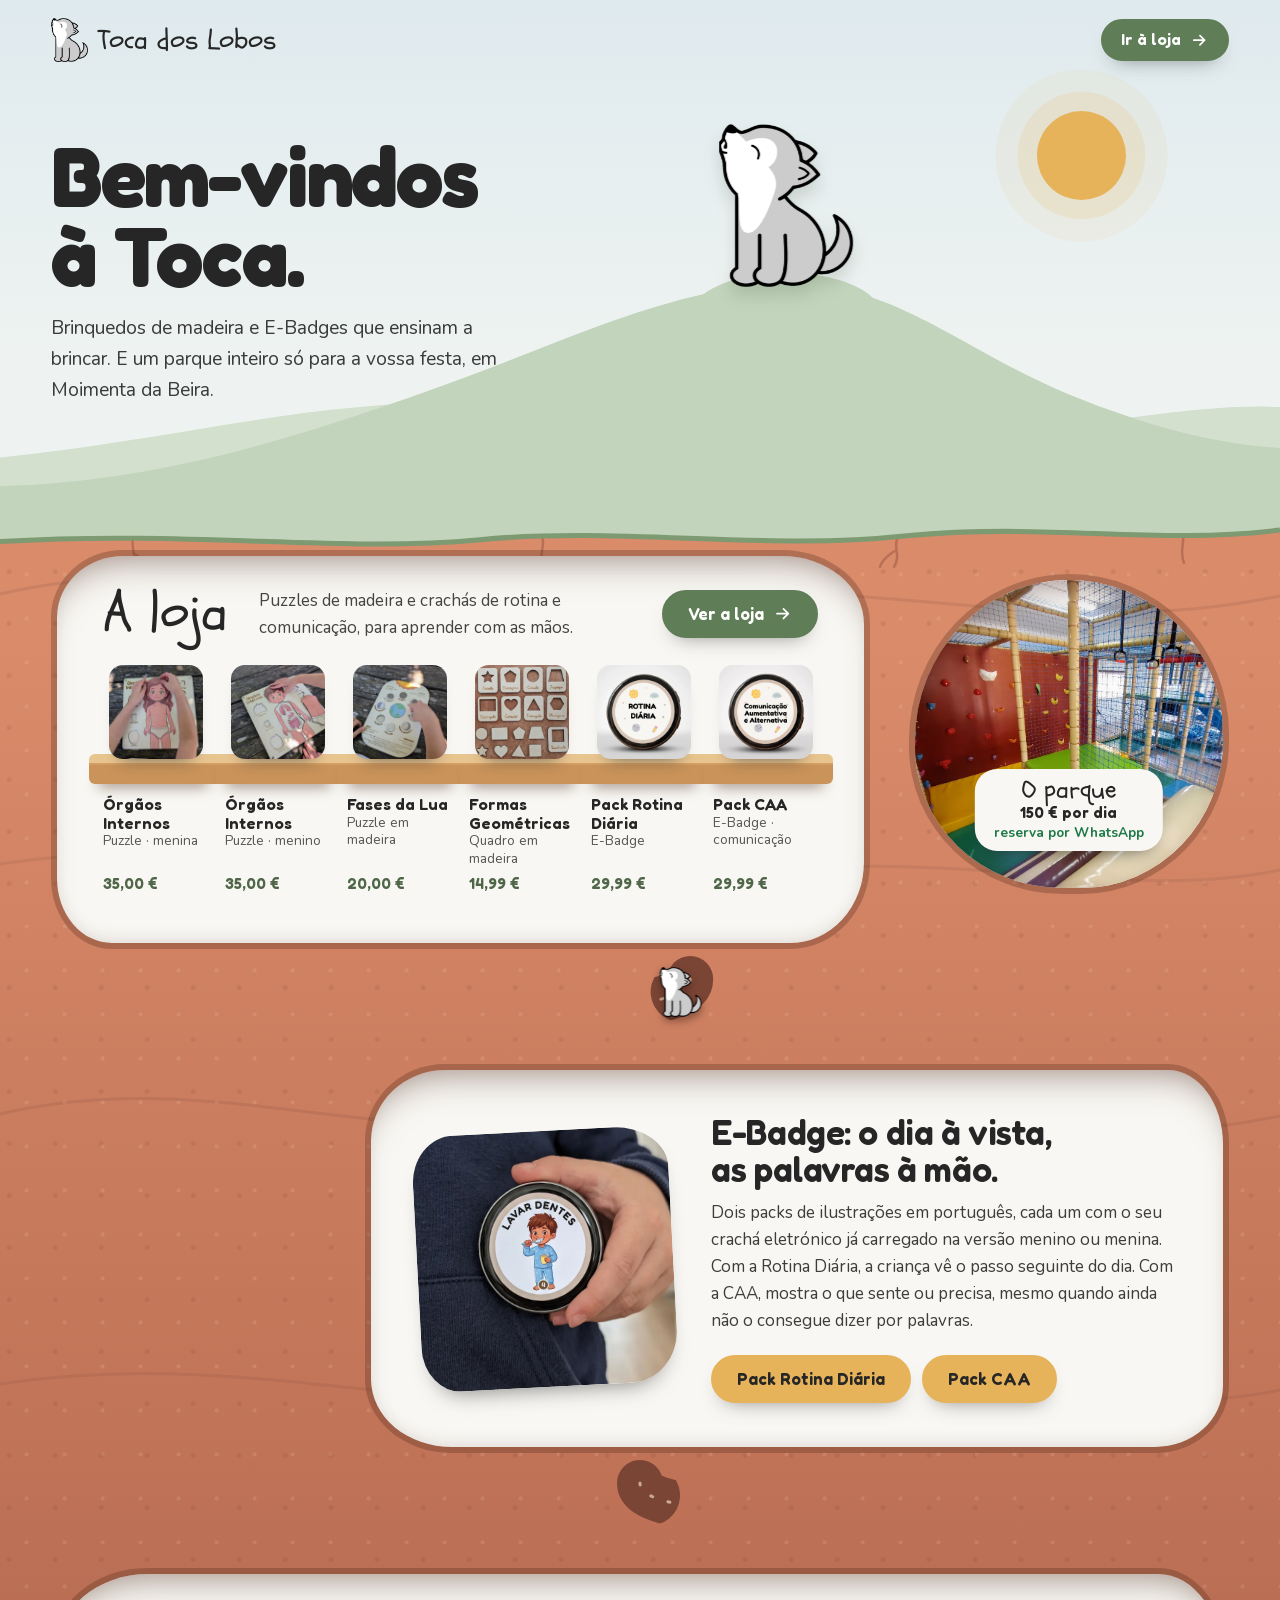
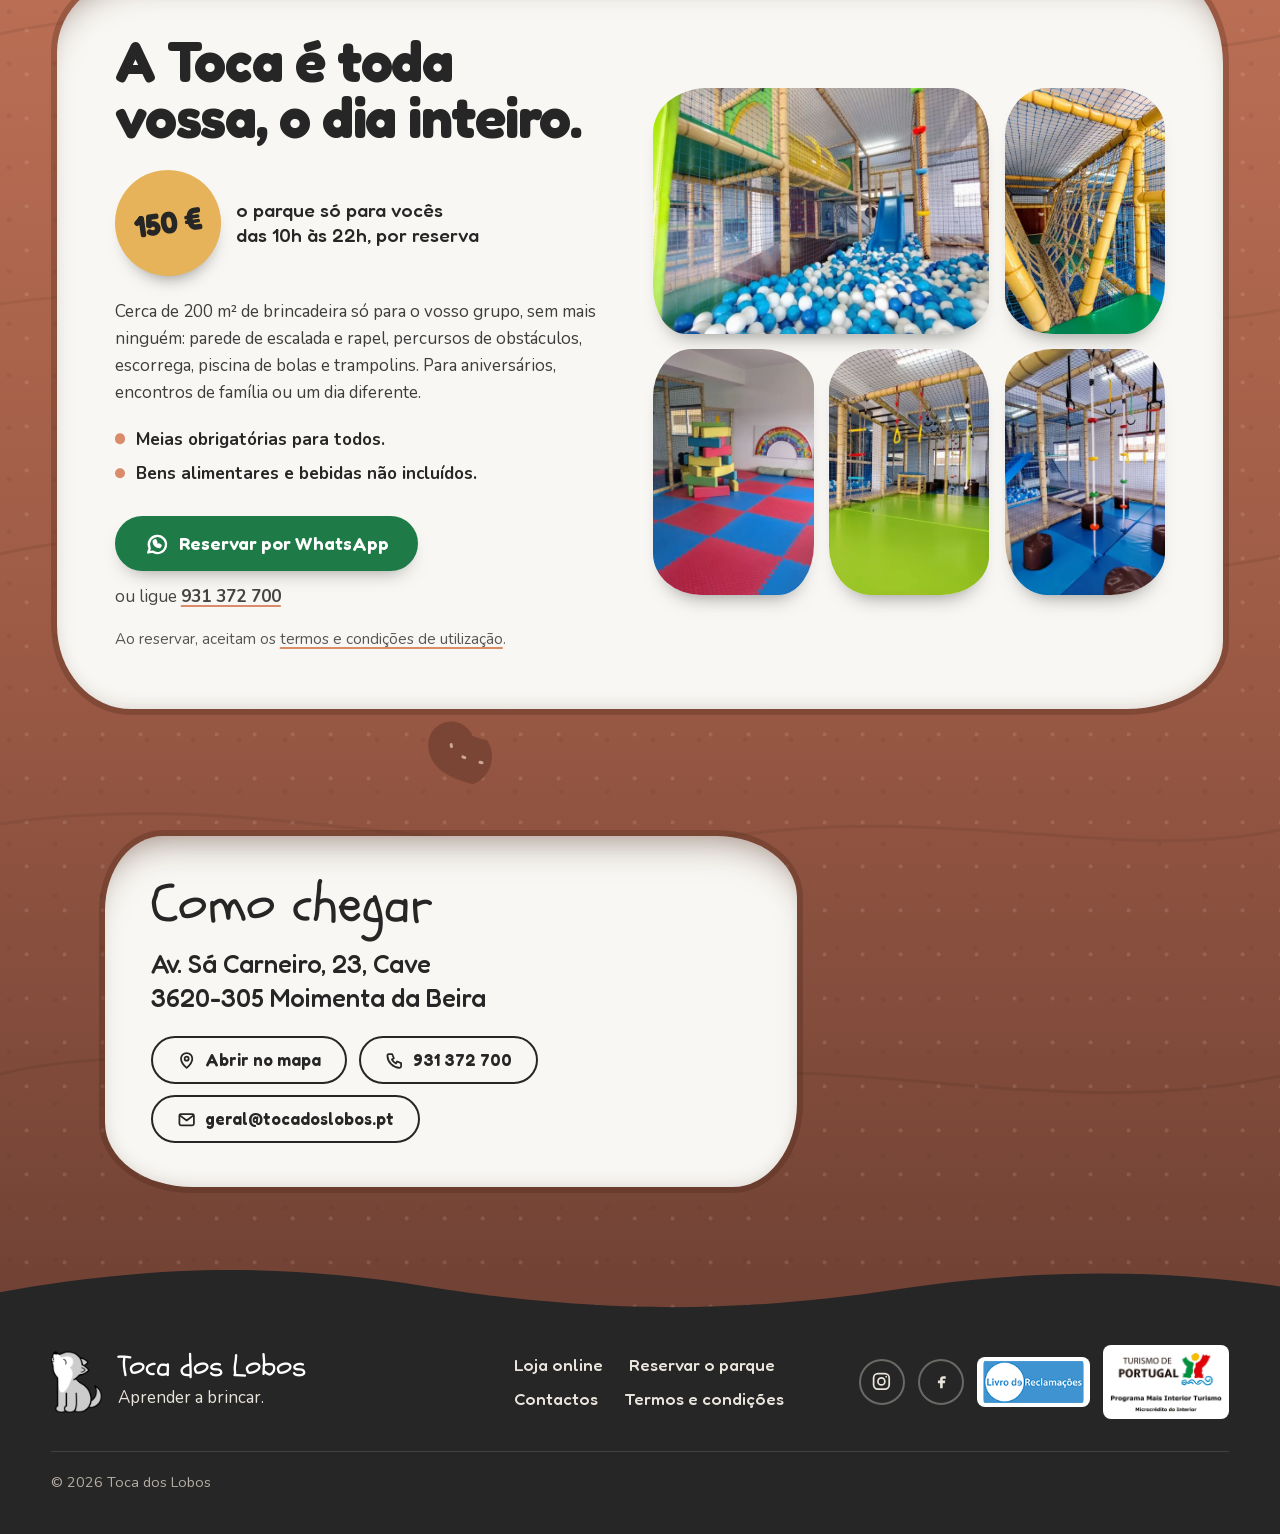
<file: index.html>
<!doctype html>
<html lang="pt-PT">
<head>
<meta charset="utf-8">
<meta name="viewport" content="width=device-width, initial-scale=1">
<title>Toca dos Lobos · Loja e parque em Moimenta da Beira</title>
<meta name="description" content="Brinquedos de madeira e E-Badges de rotina e comunicação na nossa loja online, e um parque interior para crianças, só para a vossa festa: 150 € o dia inteiro, em Moimenta da Beira.">
<meta name="theme-color" content="#dfeaee">
<link rel="canonical" href="https://tocadoslobos.pt/">
<meta property="og:type" content="website">
<meta property="og:locale" content="pt_PT">
<meta property="og:title" content="Toca dos Lobos">
<meta property="og:description" content="Brinquedos que ensinam, e um parque inteiro só para a vossa festa.">
<meta property="og:url" content="https://tocadoslobos.pt/">
<meta property="og:image" content="https://tocadoslobos.pt/img/og.jpg">
<link rel="icon" href="img/lobo-mini.webp" type="image/webp">
<link rel="preload" href="fonts/fredoka-latin.woff2" as="font" type="font/woff2" crossorigin>
<link rel="preload" href="fonts/nunito-latin.woff2" as="font" type="font/woff2" crossorigin>
<link rel="preload" href="fonts/schoolbell-latin.woff2" as="font" type="font/woff2" crossorigin>
<link rel="stylesheet" href="styles.css">
<script type="application/ld+json">
{"@context":"https://schema.org","@type":"LocalBusiness","name":"Toca dos Lobos","url":"https://tocadoslobos.pt/","telephone":"+351931372700","email":"geral@tocadoslobos.pt","address":{"@type":"PostalAddress","streetAddress":"Av. Sá Carneiro, 23, Cave","postalCode":"3620-305","addressLocality":"Moimenta da Beira","addressCountry":"PT"},"sameAs":["https://www.instagram.com/toca.lobos/","https://www.facebook.com/tocalobosmoimenta"]}
</script>
</head>
<body>
<a class="skip" href="#loja">Saltar para o conteúdo</a>

<header class="nav">
  <a class="nav__brand" href="#topo" aria-label="Toca dos Lobos, início">
    <img src="img/lobo-mini.webp" alt="" width="128" height="155">
    <span>Toca dos Lobos</span>
  </a>
  <a class="btn btn--sm" href="https://loja.tocadoslobos.pt/">Ir à loja <svg viewBox="0 0 24 24" aria-hidden="true"><path d="M5 12h14M13 6l6 6-6 6"/></svg></a>
</header>

<main>
  <section class="surface" id="topo" aria-labelledby="titulo">
    <div class="sun" aria-hidden="true"></div>
    <div class="surface__copy">
      <h1 id="titulo">Bem-vindos à&nbsp;Toca.</h1>
      <p>Brinquedos de madeira e E-Badges que ensinam a brincar. E um parque inteiro só para a vossa festa, em Moimenta da Beira.</p>
    </div>
    <svg class="hill" viewBox="0 0 1440 400" preserveAspectRatio="none" aria-hidden="true">
      <path class="hill__back" d="M0,330 C220,300 360,240 560,250 C760,262 900,330 1100,300 C1260,276 1360,250 1440,256 L1440,400 L0,400 Z"/>
      <path class="hill__front" d="M0,372 C180,366 340,300 520,214 C640,156 760,80 880,74 C1000,68 1080,170 1200,236 C1300,290 1380,312 1440,316 L1440,400 L0,400 Z"/>
    </svg>
    <div class="pup"><img src="img/lobo-uivo.webp" alt="O lobinho da Toca a uivar no cimo do monte" width="480" height="581"></div>
  </section>

  <div class="den">
    <svg class="tunnel" aria-hidden="true"><path class="tunnel__dug"/><path class="tunnel__trail"/></svg>
    <img class="digger" src="img/lobo-mini.webp" alt="" width="128" height="155" aria-hidden="true">

    <div class="den__row den__row--top">
      <section class="chamber chamber--shop" id="loja" aria-labelledby="loja-t">
        <div class="chamber__head">
          <h2 id="loja-t" class="hand">A loja</h2>
          <p>Puzzles de madeira e crachás de rotina e comunicação, para aprender com as mãos.</p>
          <a class="btn" href="https://loja.tocadoslobos.pt/collections/all">Ver a loja <svg viewBox="0 0 24 24" aria-hidden="true"><path d="M5 12h14M13 6l6 6-6 6"/></svg></a>
        </div>
        <ul class="shelf" aria-label="Produtos da loja">
          <li><a href="https://loja.tocadoslobos.pt/products/orgaos-corpo-humano-menina">
            <span class="toy"><img src="img/loja/orgaos-menina.webp" alt="Puzzle de madeira dos órgãos internos, versão menina" width="520" height="392" loading="eager"></span>
            <b>Órgãos Internos</b><small>Puzzle · menina</small><span class="price">35,00 €</span></a></li>
          <li><a href="https://loja.tocadoslobos.pt/products/orgaos-corpo-humano-menino">
            <span class="toy"><img src="img/loja/orgaos-menino.webp" alt="Puzzle de madeira dos órgãos internos, versão menino" width="520" height="392"></span>
            <b>Órgãos Internos</b><small>Puzzle · menino</small><span class="price">35,00 €</span></a></li>
          <li><a href="https://loja.tocadoslobos.pt/products/fases-da-lua">
            <span class="toy"><img src="img/loja/lua.webp" alt="Puzzle de madeira com as fases da Lua à volta da Terra" width="520" height="392"></span>
            <b>Fases da Lua</b><small>Puzzle em madeira</small><span class="price">20,00 €</span></a></li>
          <li><a href="https://loja.tocadoslobos.pt/products/formas-geometricas">
            <span class="toy"><img src="img/loja/formas.webp" alt="Quadro de madeira com formas geométricas para encaixar" width="520" height="520"></span>
            <b>Formas Geométricas</b><small>Quadro em madeira</small><span class="price">14,99 €</span></a></li>
          <li><a href="https://loja.tocadoslobos.pt/products/pack-rotina-diaria">
            <span class="toy"><img src="img/loja/pack-rotina.webp" alt="E-Badge redondo com o ecrã Rotina Diária" width="520" height="520"></span>
            <b>Pack Rotina Diária</b><small>E-Badge</small><span class="price">29,99 €</span></a></li>
          <li><a href="https://loja.tocadoslobos.pt/products/pack-caa">
            <span class="toy"><img src="img/loja/pack-caa.webp" alt="E-Badge redondo com o ecrã Comunicação Aumentativa e Alternativa" width="520" height="520"></span>
            <b>Pack CAA</b><small>E-Badge · comunicação</small><span class="price">29,99 €</span></a></li>
        </ul>
      </section>

      <a class="chamber chamber--window" href="#parque" aria-label="O parque: 150 euros por dia, reserva por WhatsApp. Ver o parque">
        <img src="img/parque/escalada-sm.webp" alt="" width="1100" height="825">
        <span class="window__tag"><b>O parque</b><span>150 € por dia</span><small>reserva por WhatsApp</small></span>
      </a>
    </div>

    <section class="chamber chamber--badge" aria-labelledby="badge-t">
      <img src="img/loja/ebadge-peito.webp" alt="E-Badge redondo com o cartão Lavar dentes, seguro junto à camisola de uma criança" width="640" height="640" loading="lazy">
      <div>
        <h2 id="badge-t">E-Badge: o dia à vista, as palavras à mão.</h2>
        <p>Dois packs de ilustrações em português, cada um com o seu crachá eletrónico já carregado na versão menino ou menina. Com a Rotina Diária, a criança vê o passo seguinte do dia. Com a CAA, mostra o que sente ou precisa, mesmo quando ainda não o consegue dizer por palavras.</p>
        <p class="links"><a class="btn btn--honey" href="https://loja.tocadoslobos.pt/products/pack-rotina-diaria">Pack Rotina Diária</a><a class="btn btn--honey" href="https://loja.tocadoslobos.pt/products/pack-caa">Pack CAA</a></p>
      </div>
    </section>

    <section class="chamber chamber--park" id="parque" aria-labelledby="parque-t">
      <div class="park__copy">
        <h2 id="parque-t">A Toca é toda vossa, o dia inteiro.</h2>
        <p class="offer"><span class="offer__price">150 €</span><span>o parque só para vocês<br>das 10h às 22h, por reserva</span></p>
        <p>Cerca de 200 m² de brincadeira só para o vosso grupo, sem mais ninguém: parede de escalada e rapel, percursos de obstáculos, escorrega, piscina de bolas e trampolins. Para aniversários, encontros de família ou um dia diferente.</p>
        <ul class="rules">
          <li>Meias obrigatórias para todos.</li>
          <li>Bens alimentares e bebidas não incluídos.</li>
        </ul>
        <p class="book">
          <a class="btn btn--wa" href="https://wa.me/351931372700?text=Ol%C3%A1!%20Gostava%20de%20reservar%20o%20parque%20da%20Toca%20dos%20Lobos%20para%20o%20dia%20" rel="noopener">
            <svg viewBox="0 0 24 24" aria-hidden="true"><path d="M4 20l1.3-3.9A8 8 0 1 1 8 19.2Z"/><path d="M9 9.5c0 3 2.5 5.5 5.5 5.5l1-1.5-2-1-1 .8a4 4 0 0 1-1.8-1.8l.8-1-1-2Z"/></svg>
            Reservar por WhatsApp</a>
          <span>ou ligue <a href="tel:+351931372700">931 372 700</a></span>
        </p>
        <p class="terms-note">Ao reservar, aceitam os <a href="termos.html">termos e condições de utilização</a>.</p>
      </div>
      <ul class="pebbles" aria-label="Fotografias do parque">
        <li><img src="img/parque/g8-sm.webp" alt="Piscina de bolas com escorrega azul e presas de escalada na estrutura" width="760" height="570" loading="lazy"></li>
        <li><img src="img/parque/hero-sm.webp" alt="Interior da estrutura de escalada, com redes e túneis" width="760" height="664" loading="lazy"></li>
        <li><img src="img/parque/g4-sm.webp" alt="Zona de blocos de espuma coloridos sobre tapete azul e vermelho" width="760" height="570" loading="lazy"></li>
        <li><img src="img/parque/g6-sm.webp" alt="Percurso suspenso com argolas e cordas sobre chão verde" width="760" height="570" loading="lazy"></li>
        <li><img src="img/parque/g3-sm.webp" alt="Estrutura de obstáculos com argolas, cordas e escorrega para a piscina de bolas" width="760" height="572" loading="lazy"></li>
      </ul>
    </section>

    <section class="chamber chamber--way" id="chegar" aria-labelledby="chegar-t">
      <h2 id="chegar-t" class="hand">Como chegar</h2>
      <address>
        <p class="addr">Av. Sá Carneiro, 23, Cave<br>3620-305 Moimenta da Beira</p>
        <ul class="ways">
          <li><a class="btn btn--ghost" href="https://www.google.com/maps/search/?api=1&amp;query=Toca%20dos%20Lobos%20Moimenta%20da%20Beira&amp;query_place_id=ChIJe45A1P-nPA0RnQpJCorBMoA" rel="noopener"><svg viewBox="0 0 24 24" aria-hidden="true"><path d="M12 21s7-6.2 7-11.5a7 7 0 0 0-14 0C5 14.8 12 21 12 21Z"/><circle cx="12" cy="9.5" r="2.5"/></svg>Abrir no mapa</a></li>
          <li><a class="btn btn--ghost" href="tel:+351931372700"><svg viewBox="0 0 24 24" aria-hidden="true"><path d="M5 4h4l2 5-2.5 1.5a11 11 0 0 0 5 5L15 13l5 2v4a2 2 0 0 1-2 2A16 16 0 0 1 3 6a2 2 0 0 1 2-2Z"/></svg>931 372 700</a></li>
          <li><a class="btn btn--ghost" href="mailto:geral@tocadoslobos.pt"><svg viewBox="0 0 24 24" aria-hidden="true"><rect x="3" y="5" width="18" height="14" rx="2"/><path d="m4 7 8 6 8-6"/></svg>geral@tocadoslobos.pt</a></li>
        </ul>
      </address>
    </section>
  </div>
</main>

<footer class="bedrock">
  <svg class="bedrock__edge" viewBox="0 0 1440 90" preserveAspectRatio="none" aria-hidden="true"><path d="M0,48 C180,8 320,8 480,40 C660,76 820,80 1010,44 C1180,12 1320,18 1440,40 L1440,90 L0,90 Z"/></svg>
  <div class="bedrock__inner">
    <div class="bedrock__brand">
      <img src="img/lobo-mini.webp" alt="" width="128" height="155" loading="lazy">
      <p><span class="hand">Toca dos Lobos</span><br>Aprender a brincar.</p>
    </div>
    <nav class="bedrock__links" aria-label="Rodapé">
      <a href="https://loja.tocadoslobos.pt/">Loja online</a>
      <a href="#parque">Reservar o parque</a>
      <a href="#chegar">Contactos</a>
      <a href="termos.html">Termos e condições</a>
    </nav>
    <div class="bedrock__social">
      <a class="icon" href="https://www.instagram.com/toca.lobos/" aria-label="Instagram @toca.lobos" rel="noopener"><svg viewBox="0 0 24 24" aria-hidden="true"><rect x="3" y="3" width="18" height="18" rx="5"/><circle cx="12" cy="12" r="4"/><circle cx="17.5" cy="6.5" r="1" class="fill"/></svg></a>
      <a class="icon" href="https://www.facebook.com/tocalobosmoimenta" aria-label="Facebook Toca dos Lobos" rel="noopener"><svg viewBox="0 0 24 24" aria-hidden="true"><path class="fill" d="M14 9h3V6h-3c-2 0-3.5 1.5-3.5 3.5V11H8v3h2.5v6h3v-6H16l.5-3h-3V9.5c0-.3.2-.5.5-.5Z"/></svg></a>
      <a class="lr" href="https://www.livroreclamacoes.pt/Inicio/" rel="noopener"><img src="img/livro-reclamacoes.png" alt="Livro de Reclamações" width="120" height="50" loading="lazy"></a>
      <a class="lr lr--tp" href="https://www.turismodeportugal.pt/" rel="noopener"><img src="img/turismo-portugal.webp" alt="Turismo de Portugal, Programa Mais Interior Turismo, Microcrédito do Interior" width="480" height="264" loading="lazy"></a>
    </div>
    <p class="bedrock__fine">© 2026 Toca dos Lobos</p>
  </div>
</footer>

<script src="script.js" defer></script>
</body>
</html>
</file>
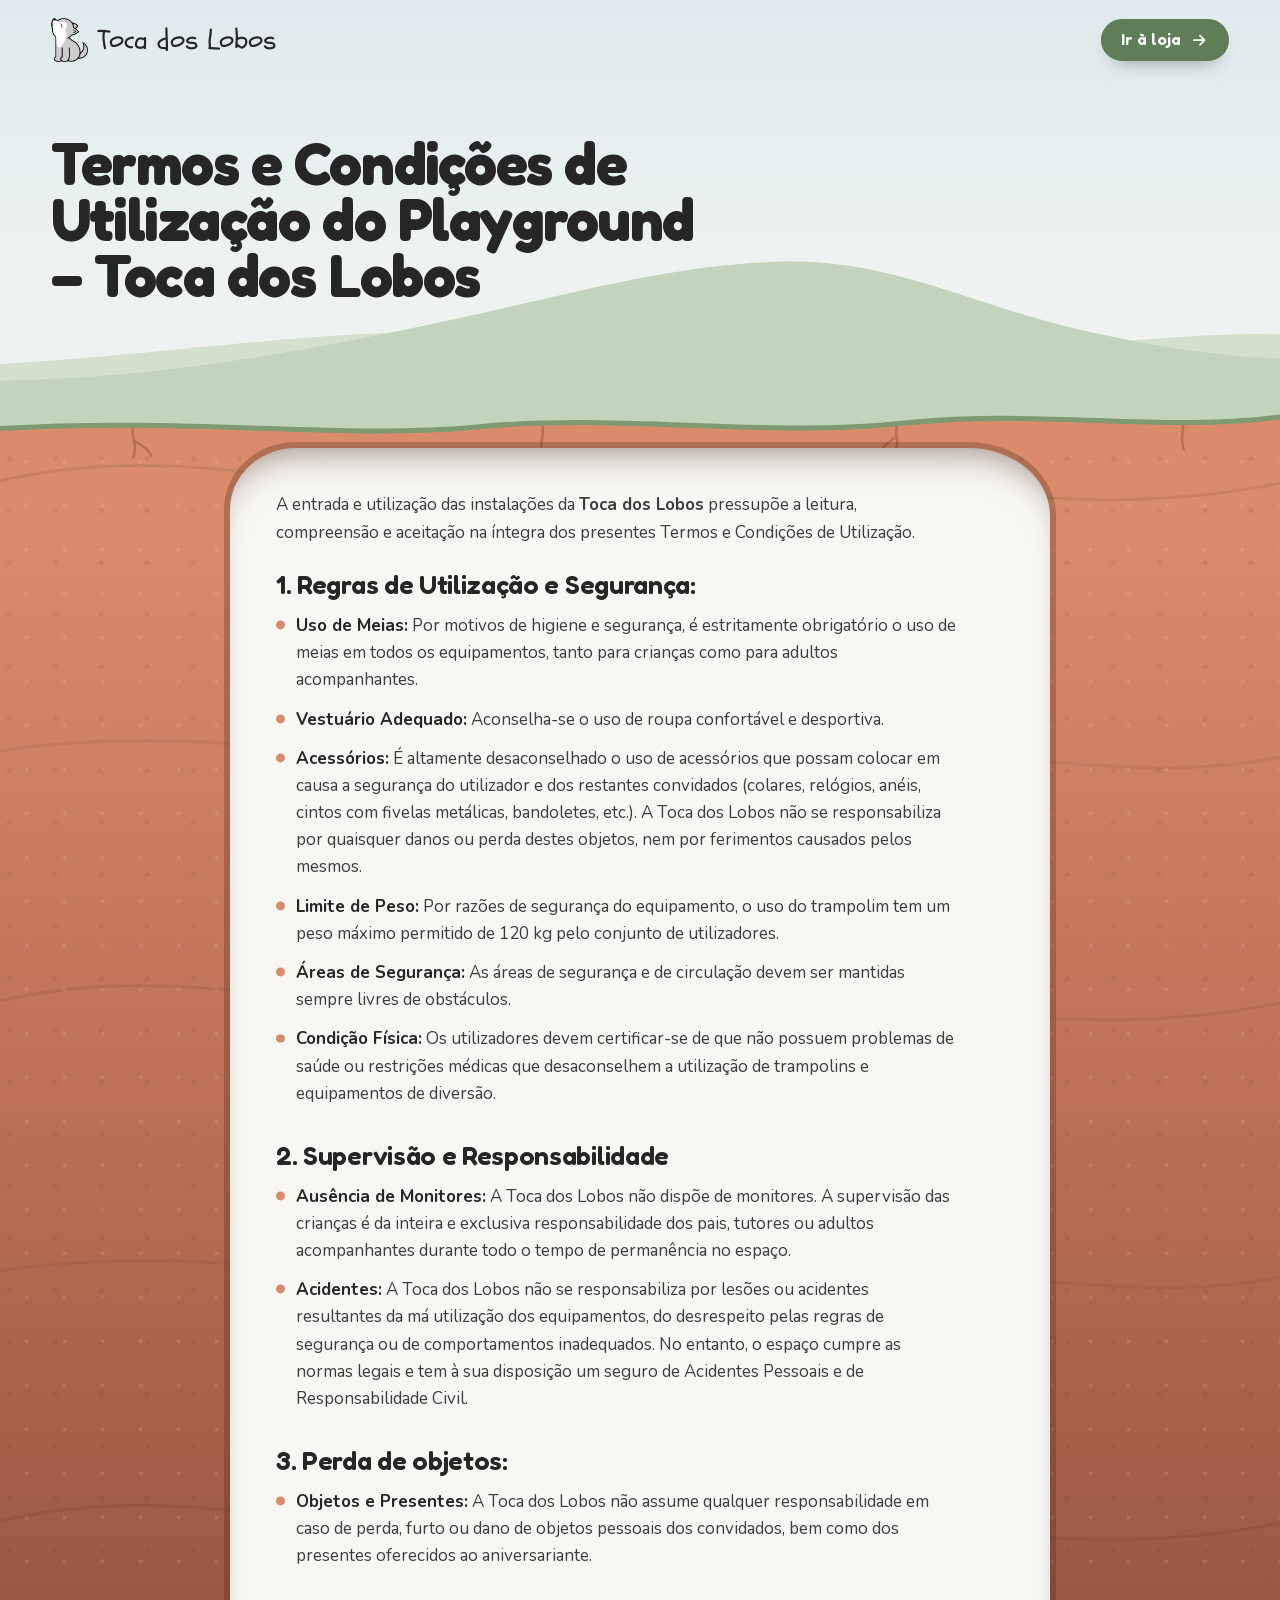
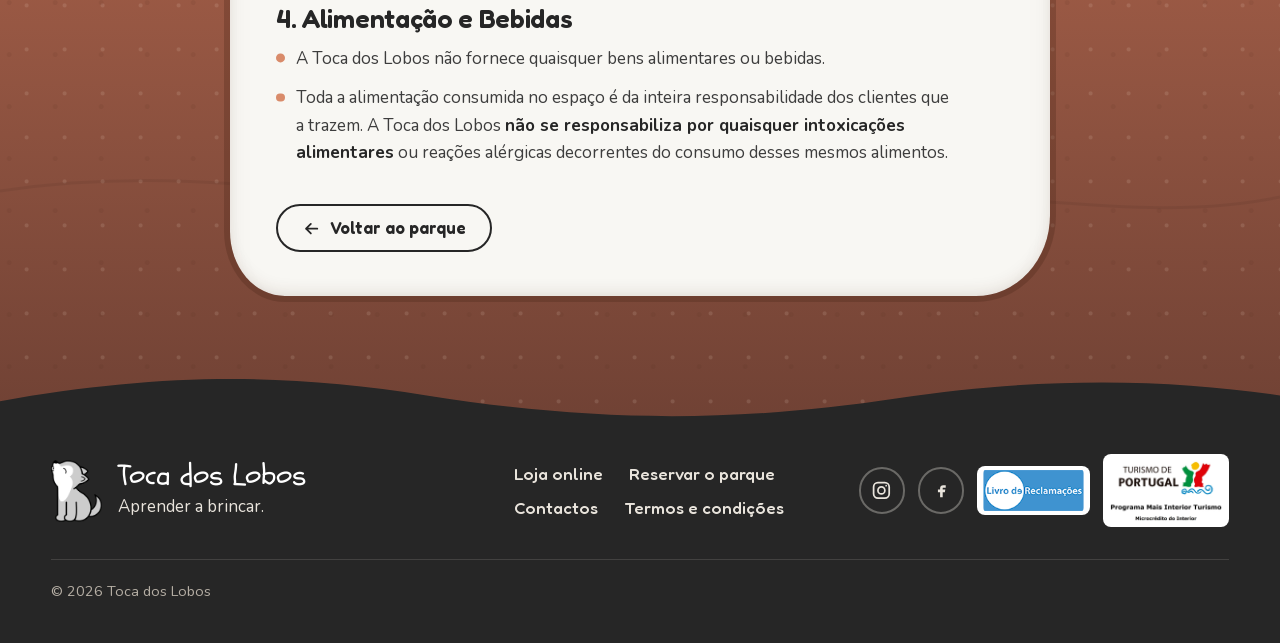
<file: termos.html>
<!doctype html>
<html lang="pt-PT">
<head>
<meta charset="utf-8">
<meta name="viewport" content="width=device-width, initial-scale=1">
<title>Termos e condições · Toca dos Lobos</title>
<meta name="description" content="Termos e condições de utilização do parque interior da Toca dos Lobos, em Moimenta da Beira.">
<meta name="theme-color" content="#dfeaee">
<link rel="canonical" href="https://tocadoslobos.pt/termos.html">
<link rel="icon" href="img/lobo-mini.webp" type="image/webp">
<link rel="preload" href="fonts/fredoka-latin.woff2" as="font" type="font/woff2" crossorigin>
<link rel="preload" href="fonts/nunito-latin.woff2" as="font" type="font/woff2" crossorigin>
<link rel="stylesheet" href="styles.css">
</head>
<body>
<a class="skip" href="#termos">Saltar para o conteúdo</a>

<header class="nav">
  <a class="nav__brand" href="./" aria-label="Toca dos Lobos, início">
    <img src="img/lobo-mini.webp" alt="" width="128" height="155">
    <span>Toca dos Lobos</span>
  </a>
  <a class="btn btn--sm" href="https://loja.tocadoslobos.pt/">Ir à loja <svg viewBox="0 0 24 24" aria-hidden="true"><path d="M5 12h14M13 6l6 6-6 6"/></svg></a>
</header>

<main>
  <section class="surface surface--page" aria-labelledby="titulo">
    <div class="surface__copy">
      <h1 id="titulo">Termos e Condições de Utilização do Playground – Toca dos Lobos</h1>
    </div>
    <svg class="hill" viewBox="0 0 1440 400" preserveAspectRatio="none" aria-hidden="true">
      <path class="hill__back" d="M0,330 C220,300 360,240 560,250 C760,262 900,330 1100,300 C1260,276 1360,250 1440,256 L1440,400 L0,400 Z"/>
      <path class="hill__front" d="M0,372 C180,366 340,300 520,214 C640,156 760,80 880,74 C1000,68 1080,170 1200,236 C1300,290 1380,312 1440,316 L1440,400 L0,400 Z"/>
    </svg>
  </section>

  <div class="den den--page">
    <article class="chamber legal" id="termos">
      <p>A entrada e utilização das instalações da <b>Toca dos Lobos</b> pressupõe a leitura, compreensão e aceitação na íntegra dos presentes Termos e Condições de Utilização.</p>

      <h2>1. Regras de Utilização e Segurança:</h2>
      <ul>
        <li><span><b>Uso de Meias:</b> Por motivos de higiene e segurança, é estritamente obrigatório o uso de meias em todos os equipamentos, tanto para crianças como para adultos acompanhantes.</span></li>
        <li><span><b>Vestuário Adequado:</b> Aconselha-se o uso de roupa confortável e desportiva.</span></li>
        <li><span><b>Acessórios:</b> É altamente desaconselhado o uso de acessórios que possam colocar em causa a segurança do utilizador e dos restantes convidados (colares, relógios, anéis, cintos com fivelas metálicas, bandoletes, etc.). A Toca dos Lobos não se responsabiliza por quaisquer danos ou perda destes objetos, nem por ferimentos causados pelos mesmos.</span></li>
        <li><span><b>Limite de Peso:</b> Por razões de segurança do equipamento, o uso do trampolim tem um peso máximo permitido de 120 kg pelo conjunto de utilizadores.</span></li>
        <li><span><b>Áreas de Segurança:</b> As áreas de segurança e de circulação devem ser mantidas sempre livres de obstáculos.</span></li>
        <li><span><b>Condição Física:</b> Os utilizadores devem certificar-se de que não possuem problemas de saúde ou restrições médicas que desaconselhem a utilização de trampolins e equipamentos de diversão.</span></li>
      </ul>

      <h2>2. Supervisão e Responsabilidade</h2>
      <ul>
        <li><span><b>Ausência de Monitores:</b> A Toca dos Lobos não dispõe de monitores. A supervisão das crianças é da inteira e exclusiva responsabilidade dos pais, tutores ou adultos acompanhantes durante todo o tempo de permanência no espaço.</span></li>
        <li><span><b>Acidentes:</b> A Toca dos Lobos não se responsabiliza por lesões ou acidentes resultantes da má utilização dos equipamentos, do desrespeito pelas regras de segurança ou de comportamentos inadequados. No entanto, o espaço cumpre as normas legais e tem à sua disposição um seguro de Acidentes Pessoais e de Responsabilidade Civil.</span></li>
      </ul>

      <h2>3. Perda de objetos:</h2>
      <ul>
        <li><span><b>Objetos e Presentes:</b> A Toca dos Lobos não assume qualquer responsabilidade em caso de perda, furto ou dano de objetos pessoais dos convidados, bem como dos presentes oferecidos ao aniversariante.</span></li>
      </ul>

      <h2>4. Alimentação e Bebidas</h2>
      <ul>
        <li><span>A Toca dos Lobos não fornece quaisquer bens alimentares ou bebidas.</span></li>
        <li><span>Toda a alimentação consumida no espaço é da inteira responsabilidade dos clientes que a trazem. A Toca dos Lobos <b>não se responsabiliza por quaisquer intoxicações alimentares</b> ou reações alérgicas decorrentes do consumo desses mesmos alimentos.</span></li>
      </ul>

      <p class="back"><a class="btn btn--ghost" href="./#parque"><svg viewBox="0 0 24 24" aria-hidden="true"><path d="M19 12H5M11 6l-6 6 6 6"/></svg>Voltar ao parque</a></p>
    </article>
  </div>
</main>

<footer class="bedrock">
  <svg class="bedrock__edge" viewBox="0 0 1440 90" preserveAspectRatio="none" aria-hidden="true"><path d="M0,48 C180,8 320,8 480,40 C660,76 820,80 1010,44 C1180,12 1320,18 1440,40 L1440,90 L0,90 Z"/></svg>
  <div class="bedrock__inner">
    <div class="bedrock__brand">
      <img src="img/lobo-mini.webp" alt="" width="128" height="155" loading="lazy">
      <p><span class="hand">Toca dos Lobos</span><br>Aprender a brincar.</p>
    </div>
    <nav class="bedrock__links" aria-label="Rodapé">
      <a href="https://loja.tocadoslobos.pt/">Loja online</a>
      <a href="./#parque">Reservar o parque</a>
      <a href="./#chegar">Contactos</a>
      <a href="termos.html">Termos e condições</a>
    </nav>
    <div class="bedrock__social">
      <a class="icon" href="https://www.instagram.com/toca.lobos/" aria-label="Instagram @toca.lobos" rel="noopener"><svg viewBox="0 0 24 24" aria-hidden="true"><rect x="3" y="3" width="18" height="18" rx="5"/><circle cx="12" cy="12" r="4"/><circle cx="17.5" cy="6.5" r="1" class="fill"/></svg></a>
      <a class="icon" href="https://www.facebook.com/tocalobosmoimenta" aria-label="Facebook Toca dos Lobos" rel="noopener"><svg viewBox="0 0 24 24" aria-hidden="true"><path class="fill" d="M14 9h3V6h-3c-2 0-3.5 1.5-3.5 3.5V11H8v3h2.5v6h3v-6H16l.5-3h-3V9.5c0-.3.2-.5.5-.5Z"/></svg></a>
      <a class="lr" href="https://www.livroreclamacoes.pt/Inicio/" rel="noopener"><img src="img/livro-reclamacoes.png" alt="Livro de Reclamações" width="120" height="50" loading="lazy"></a>
      <a class="lr lr--tp" href="https://www.turismodeportugal.pt/" rel="noopener"><img src="img/turismo-portugal.webp" alt="Turismo de Portugal, Programa Mais Interior Turismo, Microcrédito do Interior" width="480" height="264" loading="lazy"></a>
    </div>
    <p class="bedrock__fine">© 2026 Toca dos Lobos</p>
  </div>
</footer>
</body>
</html>
</file>
<file: styles.css>
/* Toca dos Lobos — tocadoslobos.pt
   The logo's hill, cut open: sky and the howling pup above ground,
   the den's chambers in clay strata below, bedrock at the bottom.
   Tokens match the shop theme (shop/integrated/assets/base.css). */

@font-face { font-family: "Fredoka"; font-weight: 300 700; font-display: swap; src: url("fonts/fredoka-latin.woff2") format("woff2"); }
@font-face { font-family: "Nunito"; font-weight: 200 1000; font-display: swap; src: url("fonts/nunito-latin.woff2") format("woff2"); }
@font-face { font-family: "Nunito"; font-style: italic; font-weight: 400; font-display: swap; src: url("fonts/nunito-italic-latin.woff2") format("woff2"); }
@font-face { font-family: "Schoolbell"; font-weight: 400; font-display: swap; src: url("fonts/schoolbell-latin.woff2") format("woff2"); }

:root {
  color-scheme: light;
  --cream: #f8f7f3;
  --sage: #c2d4bc;
  --sage-tint: #e7eee3;
  --sage-deep: #5f7d56;
  --sage-deep-hover: #4d6745;
  --sage-text: #4f6748;
  --ink: #262626;
  --honey: #e6b35a;
  --clay: #d98b6a;
  --sky: #7fa8b5;
  --sky-tint: #dfeaee;
  --wa: #1e7b47;

  /* strata: clay darkening toward bedrock */
  --soil-1: #d98b6a;
  --soil-2: #c27458;
  --soil-3: #9c5a45;
  --soil-4: #6f4134;
  --soil-rim: rgba(74, 36, 22, .28);
  --wood: #c9935a;

  --font-head: "Fredoka", "Nunito", system-ui, sans-serif;
  --font-body: "Nunito", system-ui, sans-serif;
  --font-hand: "Schoolbell", "Fredoka", cursive;

  --wrap: 1280px;
  --gutter: clamp(1rem, 4vw, 3.5rem);
  --ease: cubic-bezier(.16, 1, .3, 1);
  --hollow: inset 0 26px 36px -24px rgba(74, 36, 22, .55), inset 0 -10px 22px -16px rgba(74, 36, 22, .3);
}

*, *::before, *::after { box-sizing: border-box; }
html { -webkit-text-size-adjust: 100%; scroll-behavior: smooth; scrollbar-color: var(--soil-3) var(--sky-tint); }
@media (prefers-reduced-motion: reduce) { html { scroll-behavior: auto; } }
body {
  margin: 0;
  font-family: var(--font-body);
  font-size: 1.0625rem;
  line-height: 1.6;
  color: var(--ink);
  background: var(--ink); /* what shows past the footer and under Android's nav bar */
  -webkit-font-smoothing: antialiased;
  overflow-x: hidden;
}
img, svg { display: block; max-width: 100%; }
img { height: auto; }
a { color: inherit; }
h1, h2, h3 { font-family: var(--font-head); font-weight: 600; line-height: 1.05; letter-spacing: -.012em; margin: 0; text-wrap: balance; }
p { margin: 0; text-wrap: pretty; }
ul { margin: 0; padding: 0; list-style: none; }
address { font-style: normal; }
::selection { background: var(--honey); color: var(--ink); }
:focus-visible { outline: 3px solid var(--ink); outline-offset: 3px; border-radius: 8px; }
.hand { font-family: var(--font-hand); font-weight: 400; letter-spacing: 0; }

.skip { position: absolute; left: 1rem; top: -4rem; z-index: 50; background: var(--ink); color: var(--cream); padding: .7rem 1rem; border-radius: 12px; font-family: var(--font-head); text-decoration: none; }
.skip:focus { top: 1rem; }

/* ---------- Buttons ---------- */
.btn {
  --bg: var(--sage-deep); --fg: #fff; --bd: var(--bg);
  display: inline-flex; align-items: center; gap: .55rem;
  min-height: 3rem; padding: .75rem 1.5rem;
  font-family: var(--font-head); font-weight: 600; font-size: 1.05rem; line-height: 1.1;
  color: var(--fg); background: var(--bg); border: 2px solid var(--bd); border-radius: 999px;
  text-decoration: none; white-space: nowrap;
  box-shadow: 0 10px 20px -12px rgba(38, 38, 38, .55);
  transition: transform .3s var(--ease), box-shadow .3s var(--ease), background-color .2s;
}
.btn svg { width: 1.15em; height: 1.15em; fill: none; stroke: currentColor; stroke-width: 2.2; stroke-linecap: round; stroke-linejoin: round; flex: none; }
.btn:hover { transform: translateY(-2px); box-shadow: 0 16px 26px -14px rgba(38, 38, 38, .6); --bg: var(--sage-deep-hover); }
.btn:active { transform: translateY(0); }
.btn--sm { min-height: 2.6rem; padding: .55rem 1.15rem; font-size: 1rem; }
.btn--honey { --bg: var(--honey); --fg: var(--ink); }
.btn--honey:hover { --bg: #d9a043; }
.btn--wa { --bg: var(--wa); font-size: 1.15rem; min-height: 3.4rem; padding-inline: 1.7rem; }
.btn--wa:hover { --bg: #17653a; }
.btn--wa svg { width: 1.4em; height: 1.4em; }
.btn--ghost { --bg: transparent; --fg: var(--ink); --bd: var(--ink); box-shadow: none; }
.btn--ghost:hover { --bg: var(--ink); --fg: var(--cream); }

/* ---------- Nav (above ground) ---------- */
.nav {
  position: absolute; z-index: 20; inset: 0 0 auto 0;
  display: flex; align-items: center; gap: clamp(1rem, 3vw, 2.5rem);
  padding: 1.1rem var(--gutter);
}
.nav__brand { display: flex; align-items: center; gap: .6rem; margin-right: auto; text-decoration: none; }
.nav__brand img { width: 2.3rem; height: auto; }
.nav__brand span { font-family: var(--font-hand); font-size: 1.75rem; line-height: 1; }

/* ---------- Surface: sky, hill, pup ---------- */
.surface {
  --hill-h: clamp(13rem, 26vw, 17rem);
  position: relative;
  min-height: clamp(30rem, 56vh, 35rem);
  background: linear-gradient(180deg, var(--sky-tint) 0%, #eef3f1 70%);
  overflow: hidden;
}
.sun { position: absolute; right: 12%; top: 22%; width: clamp(4rem, 7vw, 6.5rem); aspect-ratio: 1; border-radius: 50%; background: var(--honey); box-shadow: 0 0 0 1.2rem rgba(230, 179, 90, .16), 0 0 0 2.6rem rgba(230, 179, 90, .08); }
.surface__copy { position: relative; z-index: 2; padding: clamp(7rem, 15vh, 9.5rem) var(--gutter) 0; max-width: 40rem; }
.surface h1 { font-weight: 700; font-size: clamp(2.9rem, 6.6vw, 5.6rem); line-height: .95; letter-spacing: -.025em; }
.surface__copy p { margin-top: 1.1rem; font-size: clamp(1.05rem, 1.5vw, 1.25rem); max-width: 30rem; color: #3b3b3b; }
.hill { position: absolute; left: 0; right: 0; bottom: -1px; width: 100%; height: var(--hill-h); }
.hill__back { fill: #d3e0ce; }
.hill__front { fill: var(--sage); }
/* the front hill's crest sits at x 61%, y 18.5% of the svg */
.pup {
  position: absolute; z-index: 1; isolation: isolate;
  left: 61%; bottom: calc(var(--hill-h) * .8);
  width: clamp(6.5rem, 10.5vw, 9.5rem);
  transform: translateX(-46%);
}
.pup img { width: 100%; transform-origin: 50% 100%; filter: drop-shadow(0 10px 8px rgba(70, 90, 60, .18)); }
/* a knoll of the hill's own grass under the paws: keeps him grounded wherever the curve lands at this width */
.pup::before {
  content: ""; position: absolute; z-index: -1; left: 50%; top: 92%;
  width: 140%; height: 50%; transform: translateX(-50%);
  border-radius: 50%; background: var(--sage);
}

/* ---------- Den: clay strata ---------- */
.den {
  position: relative;
  padding: 0 var(--gutter) clamp(6rem, 10vw, 9rem);
  background:
    url("data:image/svg+xml,%3Csvg xmlns='http://www.w3.org/2000/svg' width='1440' height='520' preserveAspectRatio='none'%3E%3Cpath d='M0,90 C240,40 420,130 720,96 C980,66 1180,140 1440,92' fill='none' stroke='%23000' stroke-opacity='.07' stroke-width='3'/%3E%3Cpath d='M0,360 C300,320 520,410 820,372 C1080,340 1260,400 1440,366' fill='none' stroke='%23000' stroke-opacity='.06' stroke-width='3'/%3E%3C/svg%3E") top center / 100% 520px repeat-y,
    radial-gradient(circle at 20% 30%, rgba(74, 36, 22, .09) 0 2px, transparent 3px) 0 0 / 46px 52px,
    radial-gradient(circle at 70% 60%, rgba(255, 238, 220, .12) 0 1.5px, transparent 2.5px) 0 0 / 38px 44px,
    linear-gradient(180deg, var(--soil-1) 0, var(--soil-1) 8rem, var(--soil-2) 38%, var(--soil-3) 72%, var(--soil-4) 100%);
}
/* the cut: the hill's sage ends in a hard wavy edge, a darker topsoil lip, and roots hanging into the clay */
.den::before {
  content: ""; position: absolute; z-index: 1; left: 0; right: 0; top: -1px; height: clamp(3.5rem, 6vw, 5rem); pointer-events: none;
  background: url("data:image/svg+xml,%3Csvg xmlns='http://www.w3.org/2000/svg' viewBox='0 0 1440 80' preserveAspectRatio='none'%3E%3Cg fill='none' stroke='%239c5a45' stroke-opacity='.55' stroke-width='2.5' stroke-linecap='round' vector-effect='non-scaling-stroke'%3E%3Cpath d='M150,36 C146,48 156,56 150,70 M150,52 C160,58 166,60 170,68' vector-effect='non-scaling-stroke'/%3E%3Cpath d='M610,34 C614,46 604,56 612,76' vector-effect='non-scaling-stroke'/%3E%3Cpath d='M1010,36 C1004,46 1014,54 1006,66 M1006,50 C996,56 992,60 990,66' vector-effect='non-scaling-stroke'/%3E%3Cpath d='M1330,30 C1334,40 1326,48 1332,62' vector-effect='non-scaling-stroke'/%3E%3C/g%3E%3Cpath d='M0,0 H1440 V28 C1300,44 1180,20 1020,34 C860,50 700,24 540,38 C380,52 220,28 0,40 Z' fill='%23c2d4bc'/%3E%3Cpath d='M0,40 C220,28 380,52 540,38 C700,24 860,50 1020,34 C1180,20 1300,44 1440,28' fill='none' stroke='%237d9a72' stroke-width='5' vector-effect='non-scaling-stroke'/%3E%3C/svg%3E") top / 100% 100% no-repeat;
}
.den > * { position: relative; z-index: 2; max-width: var(--wrap); margin-inline: auto; }
.den > .tunnel, .den > .digger { position: absolute; max-width: none; margin: 0; }
.tunnel { z-index: 3; inset: 0; width: 100%; height: 100%; overflow: visible; pointer-events: none; }
.tunnel path { fill: none; stroke-linecap: round; stroke-linejoin: round; }
.tunnel__dug { stroke: #7b4535; stroke-width: 46; }
.tunnel__trail { stroke: rgba(255, 236, 214, .6); stroke-width: 3; stroke-dasharray: 2 16; }
.digger { z-index: 4; top: 0; left: 0; width: 2.6rem; height: auto; pointer-events: none; will-change: transform; filter: drop-shadow(0 4px 4px rgba(40, 18, 10, .45)); opacity: 0; transition: opacity .4s; }
.digger.is-on { opacity: 1; }

/* ---------- Chambers ---------- */
.chamber {
  background: var(--cream);
  border: 6px solid var(--soil-rim);
  background-clip: padding-box;
  border-radius: 4.5rem 5.5rem 5rem 3.8rem / 4.2rem 4.6rem 5.4rem 4.4rem;
  box-shadow: var(--hollow);
  padding: clamp(1.5rem, 3.4vw, 3rem) clamp(1.25rem, 3.6vw, 3.5rem);
}
.chamber h2.hand { font-size: clamp(2.4rem, 4.2vw, 3.4rem); line-height: 1; }

.den__row--top { display: grid; grid-template-columns: minmax(0, 1fr) clamp(15rem, 25vw, 21rem); gap: clamp(1.25rem, 3vw, 2.5rem); align-items: start; padding-top: clamp(2.5rem, 3.6vw, 3rem); }

/* Shop chamber with the wooden shelf */
.chamber--shop { padding-top: clamp(1.25rem, 2.4vw, 2rem); padding-bottom: clamp(1.75rem, 3vw, 2.5rem); }
.chamber__head { display: flex; flex-wrap: wrap; align-items: center; gap: .4rem clamp(1rem, 2.5vw, 2rem); margin-bottom: clamp(1rem, 2vw, 1.5rem); }
.chamber__head p { flex: 1 1 16rem; color: #444; max-width: 26rem; }
.chamber__head .btn { margin-left: auto; }
.shelf {
  --gap: clamp(.6rem, 1.3vw, 1.1rem);
  position: relative;
  display: grid; grid-template-columns: repeat(6, minmax(0, 1fr)); gap: 1.6rem var(--gap);
}
/* each toy carries its own plank segment; segments meet across the gap so the shelf reads as one board */
.toy { position: relative; display: block; padding: 0 .35rem 1.55rem; }
.toy::after {
  content: ""; position: absolute; z-index: 0; left: calc(var(--gap) / -2 - 1px); right: calc(var(--gap) / -2 - 1px); bottom: 0; height: 1.9rem;
  background: linear-gradient(180deg, #e8c48f 0 .55rem, #d29e63 .55rem .7rem, var(--wood) .7rem 100%);
  box-shadow: 0 12px 14px -10px rgba(74, 36, 22, .6);
}
.shelf li:first-child .toy::after { left: -.9rem; border-radius: 6px 0 0 6px; }
.shelf li:last-child .toy::after { right: -.9rem; border-radius: 0 6px 6px 0; }
.toy img { position: relative; z-index: 1; }
.shelf li { display: flex; }
.shelf a { display: flex; flex-direction: column; width: 100%; text-decoration: none; padding-bottom: .55rem; }
.shelf .price { margin-top: auto; padding-top: .2rem; }
.shelf img {
  width: 100%; aspect-ratio: 1; object-fit: cover; border-radius: 14px; background: #fff;
  box-shadow: 0 12px 16px -12px rgba(38, 38, 38, .6);
  transition: transform .45s var(--ease), box-shadow .45s var(--ease);
}
.shelf a:hover img, .shelf a:focus-visible img { transform: translateY(-8px) rotate(-1.5deg); box-shadow: 0 24px 22px -16px rgba(38, 38, 38, .55); }
.shelf b { margin-top: .7rem; font-family: var(--font-head); font-weight: 600; font-size: 1rem; line-height: 1.15; }
.shelf small { font-size: .85rem; color: #555; line-height: 1.3; }
.price { font-family: var(--font-head); font-weight: 600; color: var(--sage-text); font-size: .98rem; margin-top: .15rem; font-variant-numeric: tabular-nums; }

/* Round window onto the park */
.chamber--window {
  position: relative; display: block; padding: 0; overflow: hidden;
  aspect-ratio: 1; border-radius: 50% 50% 46% 48% / 52% 50% 48% 46%;
  text-decoration: none; margin-top: clamp(0rem, 2vw, 1.5rem);
}
.chamber--window img { width: 100%; height: 100%; object-fit: cover; object-position: 22% 50%; transition: transform 1.2s var(--ease); }
.chamber--window:hover img { transform: scale(1.05); }
.chamber--window::after { content: ""; position: absolute; inset: 0; border-radius: inherit; box-shadow: var(--hollow); pointer-events: none; }
.window__tag {
  position: absolute; left: 50%; bottom: 12%; transform: translateX(-50%);
  display: flex; flex-direction: column; align-items: center; white-space: nowrap;
  background: var(--cream); padding: .55rem 1.2rem .6rem; border-radius: 1.4rem;
  font-family: var(--font-head); font-weight: 600; font-size: .98rem; line-height: 1.3;
  box-shadow: 0 10px 18px -10px rgba(38, 38, 38, .6);
}
.window__tag small { font-family: var(--font-body); font-weight: 700; font-size: .85rem; color: var(--wa); }
.window__tag b { font-family: var(--font-hand); font-weight: 400; font-size: 1.6rem; line-height: 1; }

/* E-Badge chamber, offset right */
.chamber--badge {
  margin-top: clamp(4rem, 9vw, 7.5rem); margin-right: 0; margin-left: auto; width: min(100%, 54rem);
  display: grid; grid-template-columns: clamp(10rem, 20vw, 16rem) minmax(0, 1fr); gap: clamp(1.25rem, 3vw, 2.5rem); align-items: center;
  border-radius: 5rem 3.8rem 4.6rem 5.4rem / 4.8rem 5rem 4.2rem 4.6rem;
}
.chamber--badge > img { width: 100%; aspect-ratio: 1; object-fit: cover; border-radius: 2.6rem 3.4rem 3rem 2.4rem / 3rem 2.6rem 3.2rem 2.8rem; box-shadow: 0 14px 22px -14px rgba(38, 38, 38, .6); transform: rotate(-3deg); }
.chamber--badge h2 { font-size: clamp(1.6rem, 2.8vw, 2.2rem); }
.chamber--badge p { margin-top: .7rem; color: #3d3d3d; max-width: 34rem; }
.links { display: flex; flex-wrap: wrap; gap: .7rem; margin-top: 1.3rem !important; }

/* Park chamber: the big room */
.chamber--park {
  margin-top: clamp(4rem, 9vw, 7.5rem);
  display: grid; grid-template-columns: minmax(0, 1fr) minmax(0, 1.05fr); gap: clamp(1.5rem, 4vw, 4rem); align-items: center;
  padding: clamp(2rem, 4.5vw, 4.25rem) clamp(1.25rem, 4.5vw, 4.25rem);
  border-radius: 6rem 4.4rem 6.4rem 5rem / 5.2rem 6rem 4.6rem 5.6rem;
}
.chamber--park h2 { font-weight: 700; font-size: clamp(2.2rem, 4.4vw, 3.6rem); line-height: 1; letter-spacing: -.02em; }
.offer { display: flex; align-items: center; gap: 1rem; margin: 1.6rem 0 1.4rem !important; }
.offer__price {
  flex: none; display: grid; place-items: center; width: 6.6rem; aspect-ratio: 1; border-radius: 50%;
  background: var(--honey); font-family: var(--font-head); font-weight: 700; font-size: 1.9rem; letter-spacing: -.02em;
  transform: rotate(-8deg); box-shadow: 0 12px 18px -12px rgba(38, 38, 38, .6);
}
.offer span:last-child { font-family: var(--font-head); font-weight: 500; font-size: 1.2rem; line-height: 1.3; }
.park__copy > p:not([class]) { max-width: 36rem; color: #3d3d3d; }
.rules { margin: 1.2rem 0 1.8rem; display: grid; gap: .45rem; }
.rules li { display: flex; gap: .65rem; align-items: baseline; font-weight: 700; }
.rules li::before { content: ""; flex: none; width: .65rem; height: .65rem; border-radius: 50%; background: var(--clay); transform: translateY(-.05rem); }
.book { display: flex; flex-wrap: wrap; align-items: center; gap: .8rem 1.2rem; }
.book span { color: #444; }
.book span a { font-weight: 700; text-underline-offset: .2em; text-decoration-color: var(--clay); text-decoration-thickness: 2px; white-space: nowrap; }
.terms-note { margin-top: 1rem; font-size: .95rem; color: #555; }
.terms-note a, .legal a { text-underline-offset: .2em; text-decoration-color: var(--clay); text-decoration-thickness: 2px; }

.pebbles { display: grid; grid-template-columns: repeat(6, 1fr); grid-auto-rows: clamp(5.5rem, 9vw, 8.5rem); gap: clamp(.6rem, 1.2vw, 1rem); }
.pebbles li { overflow: hidden; box-shadow: 0 14px 20px -14px rgba(38, 38, 38, .55); }
.pebbles img { width: 100%; height: 100%; object-fit: cover; transition: transform 1s var(--ease); }
.pebbles li:hover img { transform: scale(1.06); }
.pebbles li:nth-child(1) { grid-column: 1 / 5; grid-row: 1 / 3; border-radius: 3.4rem 2.4rem 3rem 2rem / 2.8rem 3.2rem 2.2rem 3rem; }
.pebbles li:nth-child(2) { grid-column: 5 / 7; grid-row: 1 / 3; border-radius: 2.6rem 3.2rem 2.4rem 3rem / 3rem 2.6rem 3.2rem 2.4rem; }
.pebbles li:nth-child(3) { grid-column: 1 / 3; grid-row: 3 / 5; border-radius: 2.4rem 3.4rem 2.2rem 3rem / 3rem 2.4rem 3.2rem 2.6rem; }
.pebbles li:nth-child(4) { grid-column: 3 / 5; grid-row: 3 / 5; border-radius: 3.2rem 2.4rem 3rem 2.6rem / 2.6rem 3.2rem 2.4rem 3rem; }
.pebbles li:nth-child(5) { grid-column: 5 / 7; grid-row: 3 / 5; border-radius: 3rem 2.2rem 3.4rem 2.6rem / 2.4rem 3rem 2.6rem 3.4rem; }

/* Way there chamber, offset left */
.chamber--way {
  margin-top: clamp(4rem, 9vw, 7.5rem); margin-left: clamp(0rem, 4vw, 3rem); margin-right: auto; width: min(100%, 44rem);
  border-radius: 4rem 5.4rem 4.4rem 5.8rem / 5rem 4.2rem 5.6rem 4.4rem;
}
.addr { font-family: var(--font-head); font-weight: 500; font-size: clamp(1.3rem, 2.2vw, 1.6rem); line-height: 1.3; margin: .9rem 0 1.4rem; }
.ways { display: flex; flex-wrap: wrap; gap: .7rem; }

/* ---------- Terms page: one long chamber ---------- */
.surface--page { min-height: 0; padding-bottom: calc(var(--hill-h) * .55); --hill-h: clamp(7rem, 14vw, 10rem); }
.surface--page .surface__copy { max-width: 52rem; }
.surface--page h1 { font-size: clamp(2.1rem, 4.6vw, 3.8rem); }
.den--page { padding-top: clamp(2.5rem, 4vw, 3.5rem); }
.legal { max-width: 52rem; }
.legal h2 { font-size: clamp(1.35rem, 2.2vw, 1.65rem); margin: 2.2rem 0 .8rem; }
.legal h2:first-of-type { margin-top: 1.6rem; }
.legal > p { color: #3d3d3d; max-width: 68ch; }
.legal ul { display: grid; gap: .75rem; max-width: 68ch; }
.legal li { display: flex; gap: .7rem; align-items: baseline; color: #3d3d3d; }
.legal li::before { content: ""; flex: none; width: .55rem; height: .55rem; border-radius: 50%; background: var(--clay); transform: translateY(-.1rem); }
.legal li b { color: var(--ink); }
.legal .back { margin-top: 2.4rem; }

/* ---------- Bedrock footer ---------- */
.bedrock { position: relative; z-index: 5; background: var(--ink); color: #e9e4dc; padding: 0 var(--gutter) 2.5rem; }
.bedrock__edge { position: absolute; left: 0; right: 0; bottom: calc(100% - 1px); width: 100%; height: clamp(2.5rem, 5vw, 4.5rem); fill: var(--ink); }
.bedrock__inner { max-width: var(--wrap); margin-inline: auto; display: grid; grid-template-columns: 1.4fr 1fr auto; gap: 2rem 3rem; align-items: center; padding-top: 1.5rem; }
.bedrock__brand { display: flex; align-items: center; gap: 1rem; }
.bedrock__brand img { width: 3.2rem; height: auto; }
.bedrock__brand .hand { font-size: 1.9rem; line-height: 1; color: #fff; }
.bedrock__links { display: flex; flex-wrap: wrap; gap: .4rem 1.6rem; font-family: var(--font-head); font-weight: 500; }
.bedrock__links a { text-decoration: none; }
.bedrock__links a:hover { color: var(--honey); }
.bedrock__social { display: flex; align-items: center; gap: .8rem; }
.icon { display: grid; place-items: center; width: 2.9rem; height: 2.9rem; border-radius: 50%; border: 2px solid rgba(233, 228, 220, .35); transition: background-color .2s, color .2s, border-color .2s; }
.icon svg { width: 1.3rem; height: 1.3rem; fill: none; stroke: currentColor; stroke-width: 2; }
.icon svg .fill { fill: currentColor; stroke: none; }
.icon:hover { background: var(--honey); color: var(--ink); border-color: var(--honey); }
.lr img { width: auto; height: 3.1rem; background: #fff; border-radius: 8px; padding: .25rem .4rem; }
.lr--tp img { height: 4.6rem; padding: .3rem; } /* funding notice: its small print has to stay legible */
.bedrock__fine { grid-column: 1 / -1; font-size: .9rem; color: #b5aea4; border-top: 1px solid rgba(233, 228, 220, .14); padding-top: 1.2rem; }
.bedrock :focus-visible { outline-color: var(--honey); }

/* ---------- Entrance: the pup howls once ---------- */
@media (prefers-reduced-motion: no-preference) {
  .pup img { animation: howl 1.6s var(--ease) .25s both; }
  @keyframes howl {
    0% { transform: translateY(14%) scale(.96); opacity: 0; }
    55% { transform: translateY(0) rotate(-3deg); opacity: 1; }
    100% { transform: rotate(0); opacity: 1; }
  }
}

/* ---------- Responsive ---------- */
@media (max-width: 1080px) {
  .shelf { grid-template-columns: repeat(3, minmax(0, 1fr)); row-gap: 2rem; }
  .shelf li:nth-child(3n + 1) .toy::after { left: -.9rem; border-radius: 6px 0 0 6px; }
  .shelf li:nth-child(3n) .toy::after { right: -.9rem; border-radius: 0 6px 6px 0; }
  .chamber--park { grid-template-columns: minmax(0, 1fr); }
  .surface__copy p { max-width: min(30rem, 50vw); }
  .pup { left: 66%; }
  /* the crest follows the pup to 66%, clear of the headline */
  .hill__front { d: path("M0,372 C200,366 380,300 580,214 C700,156 830,80 950,74 C1060,68 1130,170 1230,236 C1310,290 1390,312 1440,316 L1440,400 L0,400 Z"); }
}

@media (max-width: 760px) {
  .nav__brand span { font-size: 1.45rem; }
  .surface { --hill-h: 9.5rem; min-height: 33rem; }
  .surface__copy { padding-top: 5.75rem; }
  .surface__copy p { max-width: 21rem; }
  .sun { top: auto; bottom: 10.5rem; right: 30%; width: 3rem; box-shadow: 0 0 0 .7rem rgba(230, 179, 90, .16); }
  .pup { left: 78%; width: 5rem; bottom: calc(var(--hill-h) * .72); }
  .hill__front { d: path("M0,372 C180,366 340,330 520,300 C700,260 860,150 1060,110 C1200,90 1320,140 1440,170 L1440,400 L0,400 Z"); }
  .den__row--top { grid-template-columns: minmax(0, 1fr); }
  .chamber__head p { flex-basis: 100%; }
  .surface__copy p { max-width: 21rem; }
  .chamber { border-width: 5px; border-radius: 2.6rem 3.2rem 3rem 2.4rem / 2.4rem 2.8rem 3.2rem 2.6rem; }
  .chamber--shop { padding-inline: 1.1rem; }
  .chamber__head .btn { margin-left: 0; }
  .shelf { --gap: .9rem; display: flex; overflow-x: auto; scroll-snap-type: x mandatory; gap: var(--gap); margin-inline: -1.1rem; padding: .6rem 1.1rem 1.2rem; scrollbar-width: none; }
  .shelf li .toy::after { left: calc(var(--gap) / -2 - 1px); right: calc(var(--gap) / -2 - 1px); border-radius: 0; }
  .shelf li:first-child .toy::after { left: -1.1rem; }
  .shelf li:last-child .toy::after { right: -1.1rem; }
  .shelf::-webkit-scrollbar { display: none; }
  .shelf li { flex: 0 0 42%; scroll-snap-align: start; }
  .chamber--window { width: min(100%, 21rem); margin: .5rem auto 0; border-radius: 50% 50% 46% 48% / 52% 50% 48% 46%; }
  /* stacked rooms leave no room for a burrow: the tunnel and its digger are a wide-screen story */
  .den > .tunnel, .den > .digger { display: none; }
  .window__tag { bottom: 1rem; }
  .chamber--badge { grid-template-columns: minmax(0, 1fr); }
  .chamber--badge > img { width: min(100%, 15rem); }
  .chamber--park { padding-inline: 1.25rem; }
  .pebbles { grid-auto-rows: 4.6rem; }
  .pebbles li:nth-child(n) { border-radius: 1.5rem 1.9rem 1.6rem 1.8rem / 1.8rem 1.6rem 1.9rem 1.5rem; }
  .chamber--way { margin-left: 0; }
  .ways .btn { width: 100%; justify-content: flex-start; }
  .bedrock__inner { grid-template-columns: 1fr; }
}
</file>
